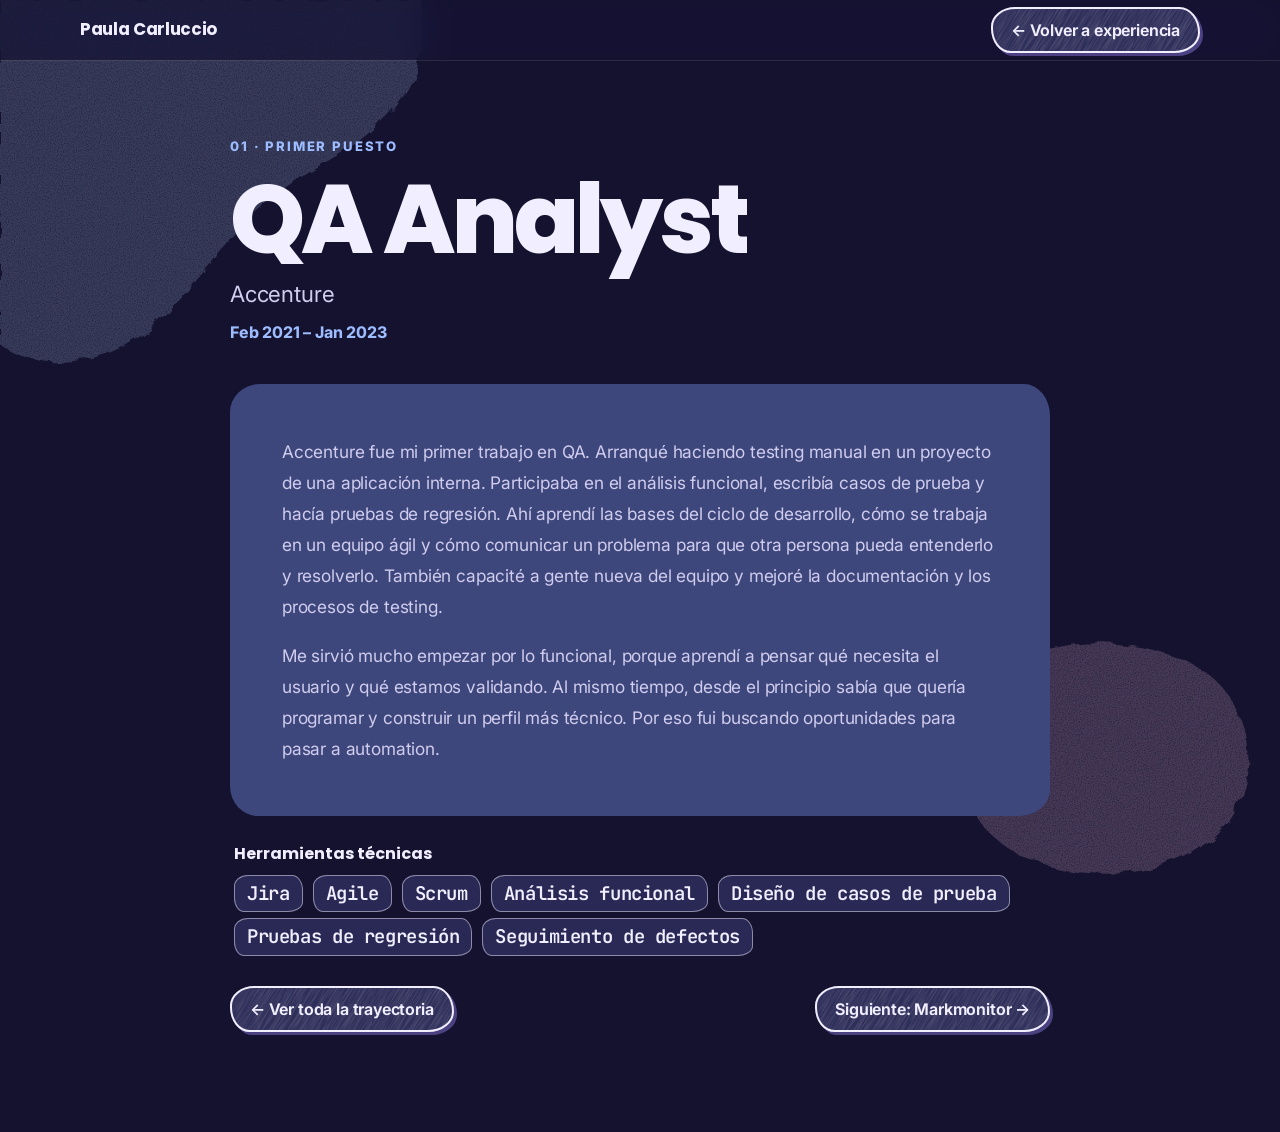
<file: experiencia/accenture.html>
﻿<!doctype html>
<html lang="es" data-theme="dark">
  <head>
    <meta charset="utf-8" />
    <meta name="viewport" content="width=device-width,initial-scale=1" />
    <meta name="theme-color" content="#14101a" />
    <link rel="icon" type="image/png" sizes="48x48" href="../assets/images/favicon-paula-48.png" />
    <link rel="apple-touch-icon" href="../assets/images/apple-touch-icon-paula.png" />
    <title>Accenture | Experiencia de Paula Carluccio</title>
    <link rel="preconnect" href="https://fonts.googleapis.com" />
    <link rel="preconnect" href="https://fonts.gstatic.com" crossorigin />
    <link
      href="https://fonts.googleapis.com/css2?family=Inter:wght@400;500;600;700&family=JetBrains+Mono:wght@500;600;700&family=Poppins:wght@600;700;800&display=swap"
      rel="stylesheet"
    />
    <link rel="stylesheet" href="../assets/css/experience.css" />
    <script>
      try {
        document.documentElement.dataset.theme =
          localStorage.getItem("pc-theme") || "dark";
      } catch {
        document.documentElement.dataset.theme = "dark";
      }
      document.querySelector('meta[name="theme-color"]').content =
        document.documentElement.dataset.theme === "light" ? "#f6efe9" : "#14101a";
    </script>
  </head>
  <body class="detail-page" data-experience="accenture">
    <header class="topbar">
      <nav class="wrap nav detail-nav">
        <a class="brand" href="../index.html">Paula Carluccio</a
        ><a class="back-link" href="../index.html#experiencia">← Volver a experiencia</a>
      </nav>
    </header>
    <main class="wrap experience-detail">
      <span class="company">01 · Primer puesto</span>
      <h1>QA Analyst</h1>
      <p class="employer-name">Accenture</p>
      <p class="period">Feb 2021 – Jan 2023</p>
      <article class="experience-copy">
        <p>
          Accenture fue mi primer trabajo en QA. Arranqué haciendo testing manual en un
          proyecto de una aplicación interna. Participaba en el análisis funcional,
          escribía casos de prueba y hacía pruebas de regresión. Ahí aprendí las bases del
          ciclo de desarrollo, cómo se trabaja en un equipo ágil y cómo comunicar un
          problema para que otra persona pueda entenderlo y resolverlo. También capacité a gente nueva del equipo y mejoré la documentación y los procesos de testing.
        </p>
        <p>
          Me sirvió mucho empezar por lo funcional, porque aprendí a pensar qué necesita
          el usuario y qué estamos validando. Al mismo tiempo, desde el principio sabía
          que quería programar y construir un perfil más técnico. Por eso fui buscando
          oportunidades para pasar a automation.
        </p>
      </article>
      <section class="role-tools">
        <h2>Herramientas técnicas</h2>
        <div class="skills">
          <span class="chip">Jira</span><span class="chip">Agile</span
          ><span class="chip">Scrum</span><span class="chip">Análisis funcional</span
          ><span class="chip">Diseño de casos de prueba</span
          ><span class="chip">Pruebas de regresión</span
          ><span class="chip">Seguimiento de defectos</span>
        </div>
      </section>
      <nav class="next-role" aria-label="Recorrido profesional">
        <a href="../index.html#experiencia">← Ver toda la trayectoria</a
        ><a href="markmonitor.html">Siguiente: Markmonitor →</a>
      </nav>
    </main>
    <script src="../assets/js/experience.js"></script>
  </body>
</html>
</file>
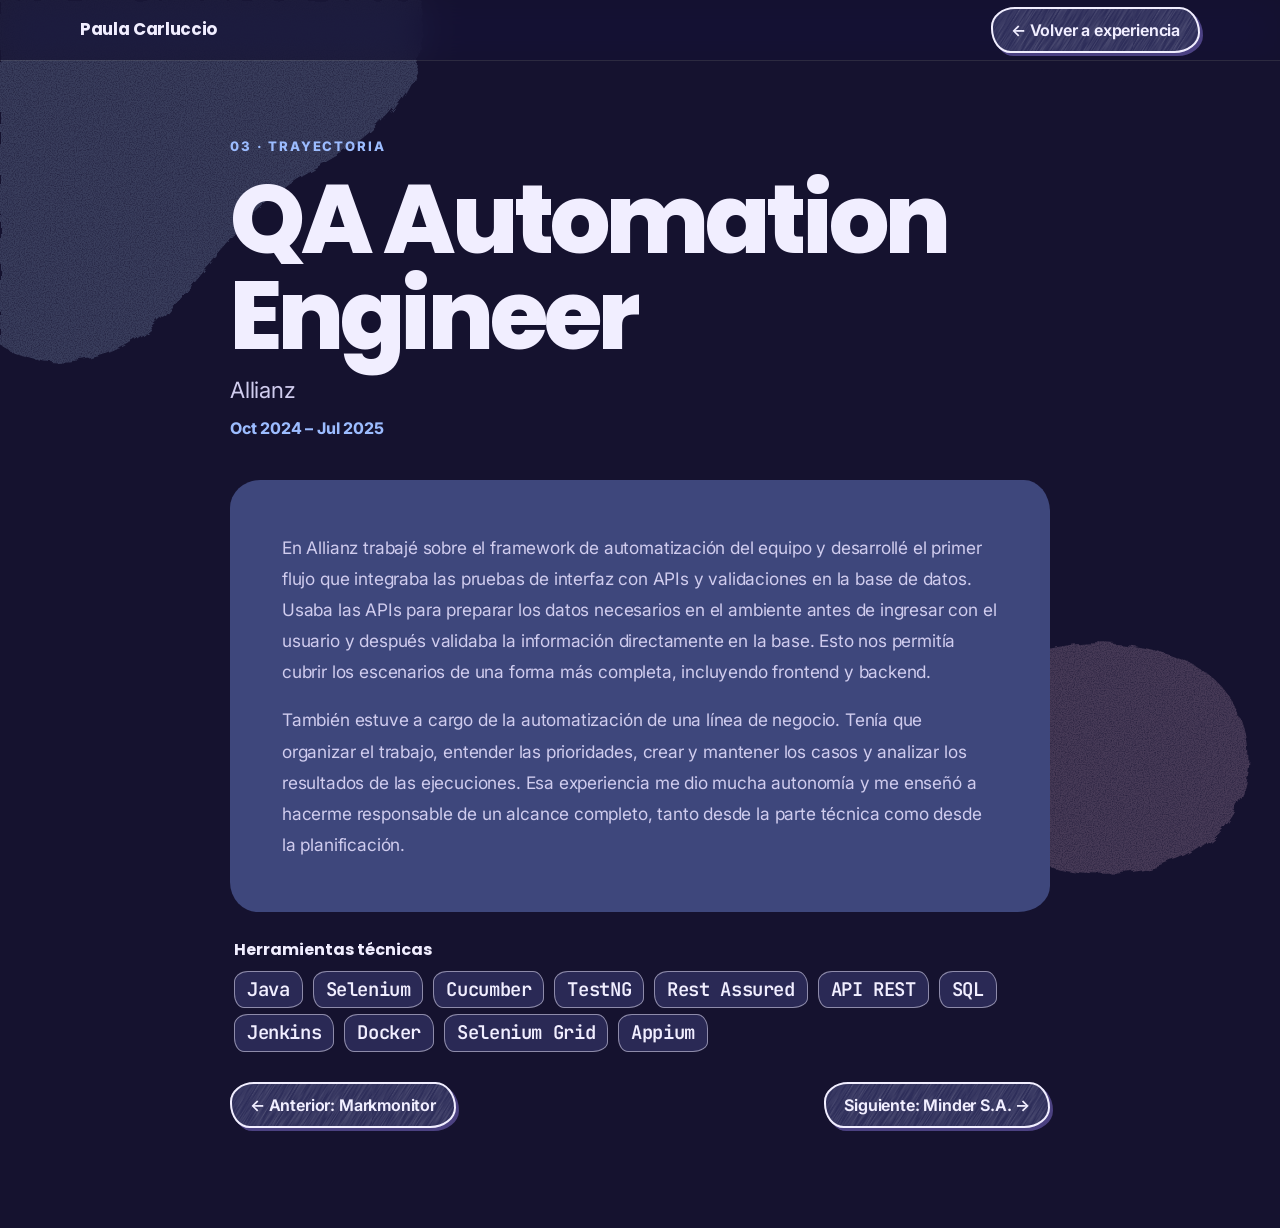
<file: experiencia/allianz.html>
﻿<!doctype html>
<html lang="es" data-theme="dark">
  <head>
    <meta charset="utf-8" />
    <meta name="viewport" content="width=device-width,initial-scale=1" />
    <meta name="theme-color" content="#14101a" />
    <link rel="icon" type="image/png" sizes="48x48" href="../assets/images/favicon-paula-48.png" />
    <link rel="apple-touch-icon" href="../assets/images/apple-touch-icon-paula.png" />
    <title>Allianz | Experiencia de Paula Carluccio</title>
    <link rel="preconnect" href="https://fonts.googleapis.com" />
    <link rel="preconnect" href="https://fonts.gstatic.com" crossorigin />
    <link
      href="https://fonts.googleapis.com/css2?family=Inter:wght@400;500;600;700&family=JetBrains+Mono:wght@500;600;700&family=Poppins:wght@600;700;800&display=swap"
      rel="stylesheet"
    />
    <link rel="stylesheet" href="../assets/css/experience.css" />
    <script>
      try {
        document.documentElement.dataset.theme =
          localStorage.getItem("pc-theme") || "dark";
      } catch {
        document.documentElement.dataset.theme = "dark";
      }
      document.querySelector('meta[name="theme-color"]').content =
        document.documentElement.dataset.theme === "light" ? "#f6efe9" : "#14101a";
    </script>
  </head>
  <body class="detail-page" data-experience="allianz">
    <header class="topbar">
      <nav class="wrap nav detail-nav">
        <a class="brand" href="../index.html">Paula Carluccio</a
        ><a class="back-link" href="../index.html#experiencia">← Volver a experiencia</a>
      </nav>
    </header>
    <main class="wrap experience-detail">
      <span class="company">03 · Trayectoria</span>
      <h1>QA Automation Engineer</h1>
      <p class="employer-name">Allianz</p>
      <p class="period">Oct 2024 – Jul 2025</p>
      <article class="experience-copy">
        <p>
          En Allianz trabajé sobre el framework de automatización del equipo y desarrollé
          el primer flujo que integraba las pruebas de interfaz con APIs y validaciones en
          la base de datos. Usaba las APIs para preparar los datos necesarios en el
          ambiente antes de ingresar con el usuario y después validaba la información
          directamente en la base. Esto nos permitía cubrir los escenarios de una forma
          más completa, incluyendo frontend y backend.
        </p>
        <p>
          También estuve a cargo de la automatización de una línea de negocio. Tenía que organizar el trabajo, entender las prioridades, crear y
          mantener los casos y analizar los resultados de las ejecuciones. Esa experiencia
          me dio mucha autonomía y me enseñó a hacerme responsable de un alcance completo,
          tanto desde la parte técnica como desde la planificación.
        </p>
      </article>
      <section class="role-tools">
        <h2>Herramientas técnicas</h2>
        <div class="skills">
          <span class="chip">Java</span><span class="chip">Selenium</span
          ><span class="chip">Cucumber</span><span class="chip">TestNG</span
          ><span class="chip">Rest Assured</span><span class="chip">API REST</span
          ><span class="chip">SQL</span><span class="chip">Jenkins</span
          ><span class="chip">Docker</span><span class="chip">Selenium Grid</span
          ><span class="chip">Appium</span>
        </div>
      </section>
      <nav class="next-role" aria-label="Recorrido profesional">
        <a href="markmonitor.html">← Anterior: Markmonitor</a
        ><a href="minder.html">Siguiente: Minder S.A. →</a>
      </nav>
    </main>
    <script src="../assets/js/experience.js"></script>
  </body>
</html>
</file>
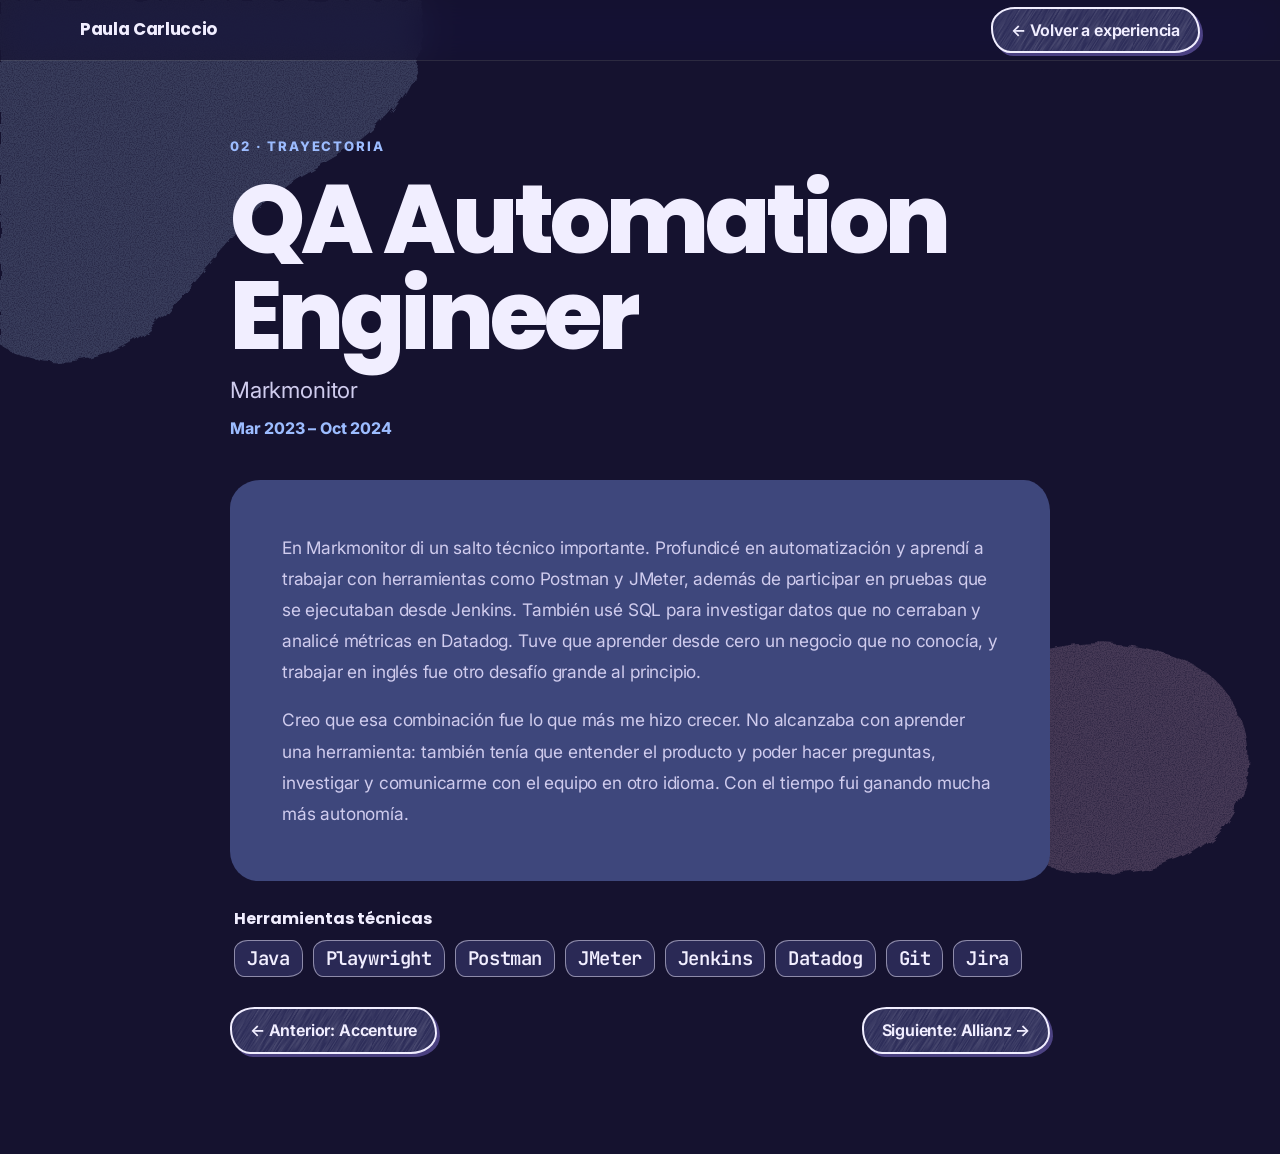
<file: experiencia/markmonitor.html>
﻿<!doctype html>
<html lang="es" data-theme="dark">
  <head>
    <meta charset="utf-8" />
    <meta name="viewport" content="width=device-width,initial-scale=1" />
    <meta name="theme-color" content="#14101a" />
    <link rel="icon" type="image/png" sizes="48x48" href="../assets/images/favicon-paula-48.png" />
    <link rel="apple-touch-icon" href="../assets/images/apple-touch-icon-paula.png" />
    <title>Markmonitor | Experiencia de Paula Carluccio</title>
    <link rel="preconnect" href="https://fonts.googleapis.com" />
    <link rel="preconnect" href="https://fonts.gstatic.com" crossorigin />
    <link
      href="https://fonts.googleapis.com/css2?family=Inter:wght@400;500;600;700&family=JetBrains+Mono:wght@500;600;700&family=Poppins:wght@600;700;800&display=swap"
      rel="stylesheet"
    />
    <link rel="stylesheet" href="../assets/css/experience.css" />
    <script>
      try {
        document.documentElement.dataset.theme =
          localStorage.getItem("pc-theme") || "dark";
      } catch {
        document.documentElement.dataset.theme = "dark";
      }
      document.querySelector('meta[name="theme-color"]').content =
        document.documentElement.dataset.theme === "light" ? "#f6efe9" : "#14101a";
    </script>
  </head>
  <body class="detail-page" data-experience="markmonitor">
    <header class="topbar">
      <nav class="wrap nav detail-nav">
        <a class="brand" href="../index.html">Paula Carluccio</a
        ><a class="back-link" href="../index.html#experiencia">← Volver a experiencia</a>
      </nav>
    </header>
    <main class="wrap experience-detail">
      <span class="company">02 · Trayectoria</span>
      <h1>QA Automation Engineer</h1>
      <p class="employer-name">Markmonitor</p>
      <p class="period">Mar 2023 – Oct 2024</p>
      <article class="experience-copy">
        <p>
          En Markmonitor di un salto técnico importante. Profundicé en automatización y
          aprendí a trabajar con herramientas como Postman y JMeter, además de participar
          en pruebas que se ejecutaban desde Jenkins. También usé SQL para investigar datos que no cerraban y analicé métricas en Datadog. Tuve que aprender desde cero un
          negocio que no conocía, y trabajar en inglés fue otro desafío grande al
          principio.
        </p>
        <p>
          Creo que esa combinación fue lo que más me hizo crecer. No alcanzaba con
          aprender una herramienta: también tenía que entender el producto y poder hacer
          preguntas, investigar y comunicarme con el equipo en otro idioma. Con el tiempo
          fui ganando mucha más autonomía.
        </p>
      </article>
      <section class="role-tools">
        <h2>Herramientas técnicas</h2>
        <div class="skills">
          <span class="chip">Java</span><span class="chip">Playwright</span
          ><span class="chip">Postman</span><span class="chip">JMeter</span
          ><span class="chip">Jenkins</span><span class="chip">Datadog</span
          ><span class="chip">Git</span><span class="chip">Jira</span>
        </div>
      </section>
      <nav class="next-role" aria-label="Recorrido profesional">
        <a href="accenture.html">← Anterior: Accenture</a
        ><a href="allianz.html">Siguiente: Allianz →</a>
      </nav>
    </main>
    <script src="../assets/js/experience.js"></script>
  </body>
</html>
</file>
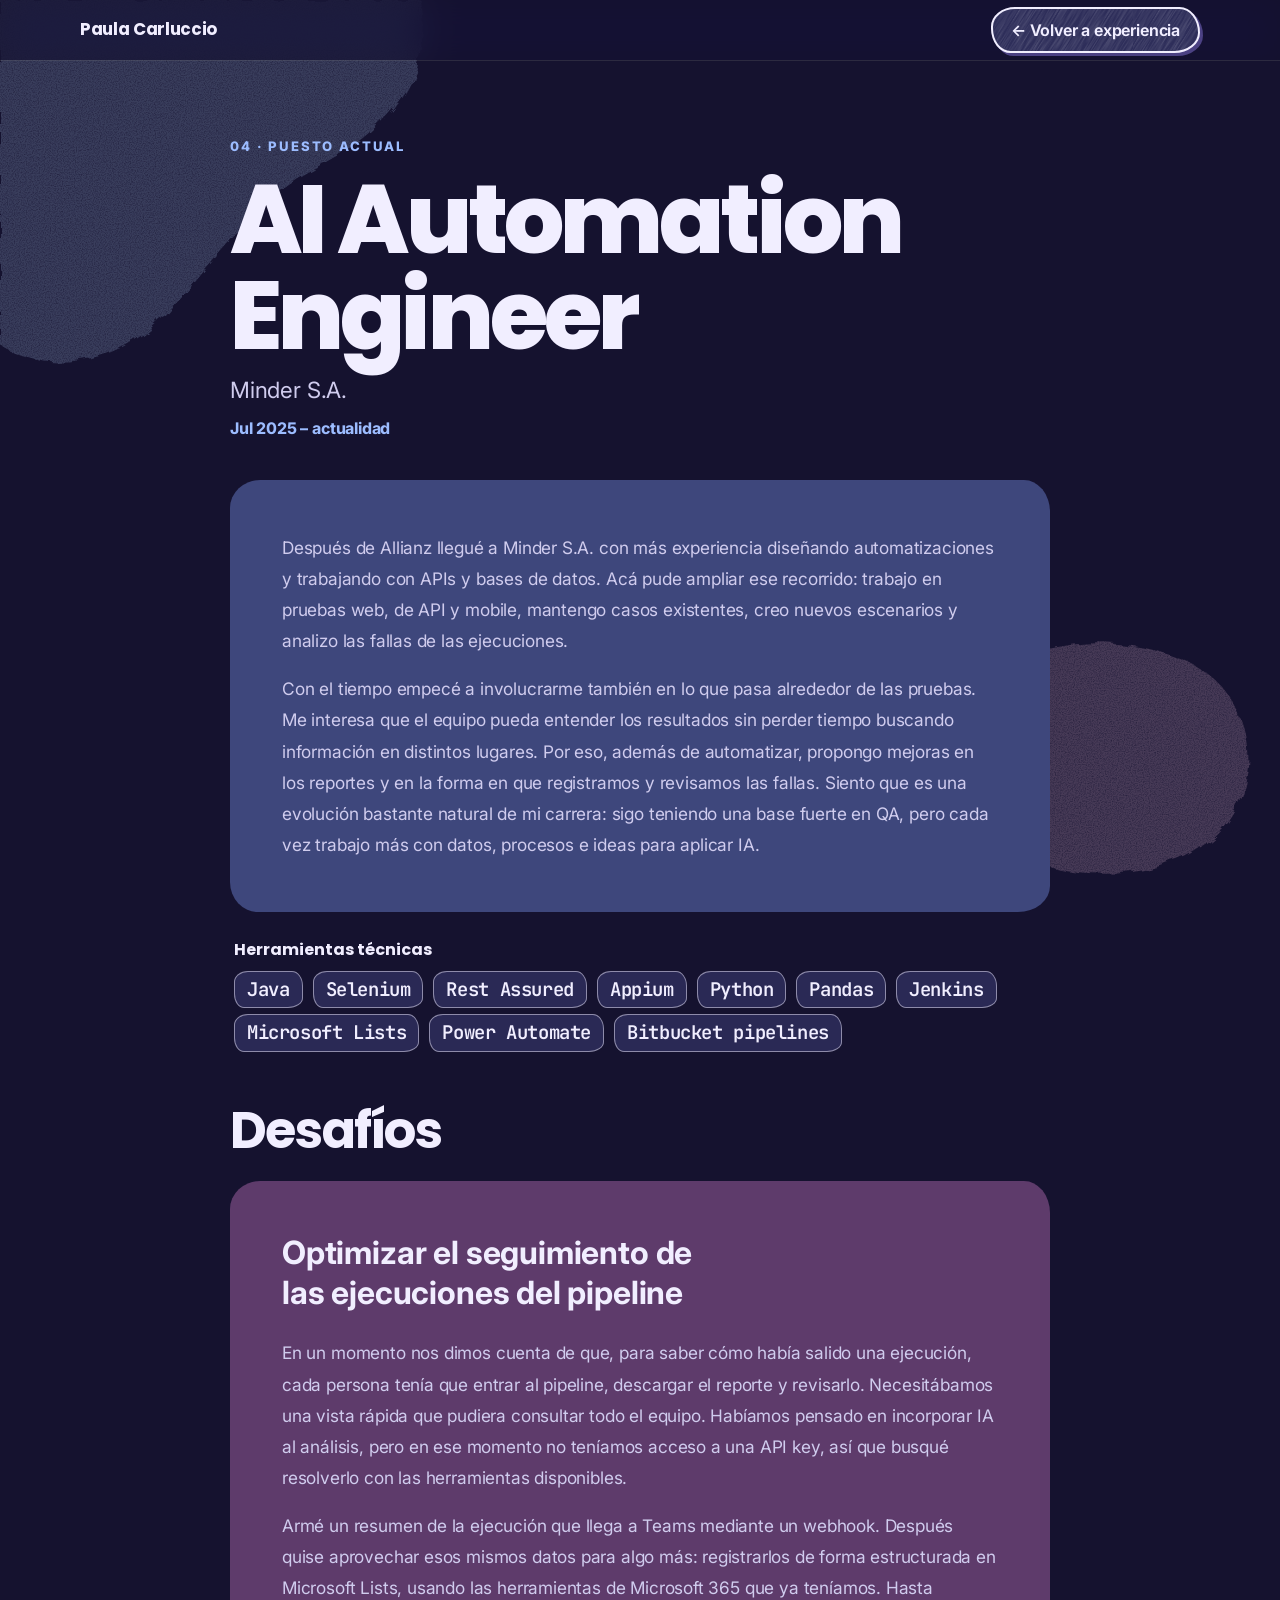
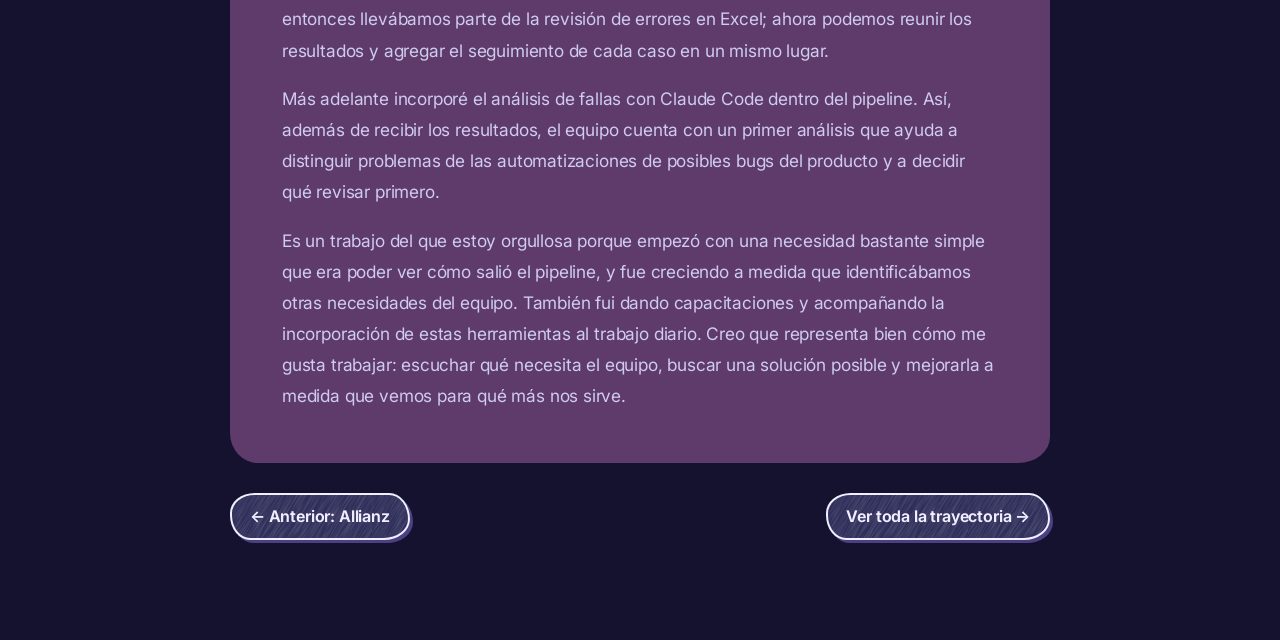
<file: experiencia/minder.html>
﻿<!doctype html>
<html lang="es" data-theme="dark">
  <head>
    <meta charset="utf-8" />
    <meta name="viewport" content="width=device-width,initial-scale=1" />
    <meta name="theme-color" content="#14101a" />
    <link rel="icon" type="image/png" sizes="48x48" href="../assets/images/favicon-paula-48.png" />
    <link rel="apple-touch-icon" href="../assets/images/apple-touch-icon-paula.png" />
    <title>Minder S.A. | Experiencia de Paula Carluccio</title>
    <link rel="preconnect" href="https://fonts.googleapis.com" />
    <link rel="preconnect" href="https://fonts.gstatic.com" crossorigin />
    <link
      href="https://fonts.googleapis.com/css2?family=Inter:wght@400;500;600;700&family=JetBrains+Mono:wght@500;600;700&family=Poppins:wght@600;700;800&display=swap"
      rel="stylesheet"
    />
    <link rel="stylesheet" href="../assets/css/experience.css" />
    <script>
      try {
        document.documentElement.dataset.theme =
          localStorage.getItem("pc-theme") || "dark";
      } catch {
        document.documentElement.dataset.theme = "dark";
      }
      document.querySelector('meta[name="theme-color"]').content =
        document.documentElement.dataset.theme === "light" ? "#f6efe9" : "#14101a";
    </script>
  </head>
  <body class="detail-page" data-experience="minder">
    <header class="topbar">
      <nav class="wrap nav detail-nav">
        <a class="brand" href="../index.html">Paula Carluccio</a
        ><a class="back-link" href="../index.html#experiencia">← Volver a experiencia</a>
      </nav>
    </header>
    <main class="wrap experience-detail">
      <span class="company">04 · Puesto actual</span>
      <h1>AI Automation Engineer</h1>
      <p class="employer-name">Minder S.A.</p>
      <p class="period">Jul 2025 – actualidad</p>
      <div class="experience-copy">
        <p>
          Después de Allianz llegué a Minder S.A. con más experiencia diseñando
          automatizaciones y trabajando con APIs y bases de datos. Acá pude ampliar ese
          recorrido: trabajo en pruebas web, de API y mobile, mantengo casos existentes,
          creo nuevos escenarios y analizo las fallas de las ejecuciones.
        </p>
        <p>
          Con el tiempo empecé a involucrarme también en lo que pasa alrededor de las
          pruebas. Me interesa que el equipo pueda entender los resultados sin perder
          tiempo buscando información en distintos lugares. Por eso, además de
          automatizar, propongo mejoras en los reportes y en la forma en que registramos y
          revisamos las fallas. Siento que es una evolución bastante natural de mi
          carrera: sigo teniendo una base fuerte en QA, pero cada vez trabajo más con
          datos, procesos e ideas para aplicar IA.
        </p>
      </div>
      <section class="role-tools">
        <h2>Herramientas técnicas</h2>
        <div class="skills">
          <span class="chip">Java</span><span class="chip">Selenium</span
          ><span class="chip">Rest Assured</span><span class="chip">Appium</span
          ><span class="chip">Python</span><span class="chip">Pandas</span
          ><span class="chip">Jenkins</span><span class="chip">Microsoft Lists</span
          ><span class="chip">Power Automate</span
          ><span class="chip">Bitbucket pipelines</span>
        </div>
      </section>
      <section class="challenges" aria-labelledby="challenges-title">
        <h2 id="challenges-title">Desafíos</h2>
        <article class="experience-copy">
          <h3>Optimizar el seguimiento de las ejecuciones del pipeline</h3>
          <p>
            En un momento nos dimos cuenta de que, para saber cómo había salido una ejecución, cada persona tenía que entrar al pipeline, descargar el reporte y revisarlo. Necesitábamos una vista rápida que pudiera consultar todo el equipo. Habíamos pensado en incorporar IA al análisis, pero en ese momento no teníamos acceso a una API key, así que busqué resolverlo con las herramientas disponibles.
          </p>
          <p>
            Armé un resumen de la ejecución que llega a Teams mediante un webhook. Después quise aprovechar esos mismos datos para algo más: registrarlos de forma estructurada en Microsoft Lists, usando las herramientas de Microsoft 365 que ya teníamos. Hasta entonces llevábamos parte de la revisión de errores en Excel; ahora podemos reunir los resultados y agregar el seguimiento de cada caso en un mismo lugar.
          </p>
          <p>
            Más adelante incorporé el análisis de fallas con Claude Code dentro del pipeline. Así, además de recibir los resultados, el equipo cuenta con un primer análisis que ayuda a distinguir problemas de las automatizaciones de posibles bugs del producto y a decidir qué revisar primero.
          </p>
          <p>
            Es un trabajo del que estoy orgullosa porque empezó con una necesidad bastante simple que era poder ver cómo salió el pipeline, y fue creciendo a medida que identificábamos otras necesidades del equipo. También fui dando capacitaciones y acompañando la incorporación de estas herramientas al trabajo diario. Creo que representa bien cómo me gusta trabajar: escuchar qué necesita el equipo, buscar una solución posible y mejorarla a medida que vemos para qué más nos sirve.
          </p>
        </article>
      </section>
      <nav class="next-role" aria-label="Recorrido profesional">
        <a href="allianz.html">← Anterior: Allianz</a
        ><a href="../index.html#experiencia">Ver toda la trayectoria →</a>
      </nav>
    </main>
    <script src="../assets/js/experience.js"></script>
  </body>
</html>
</file>
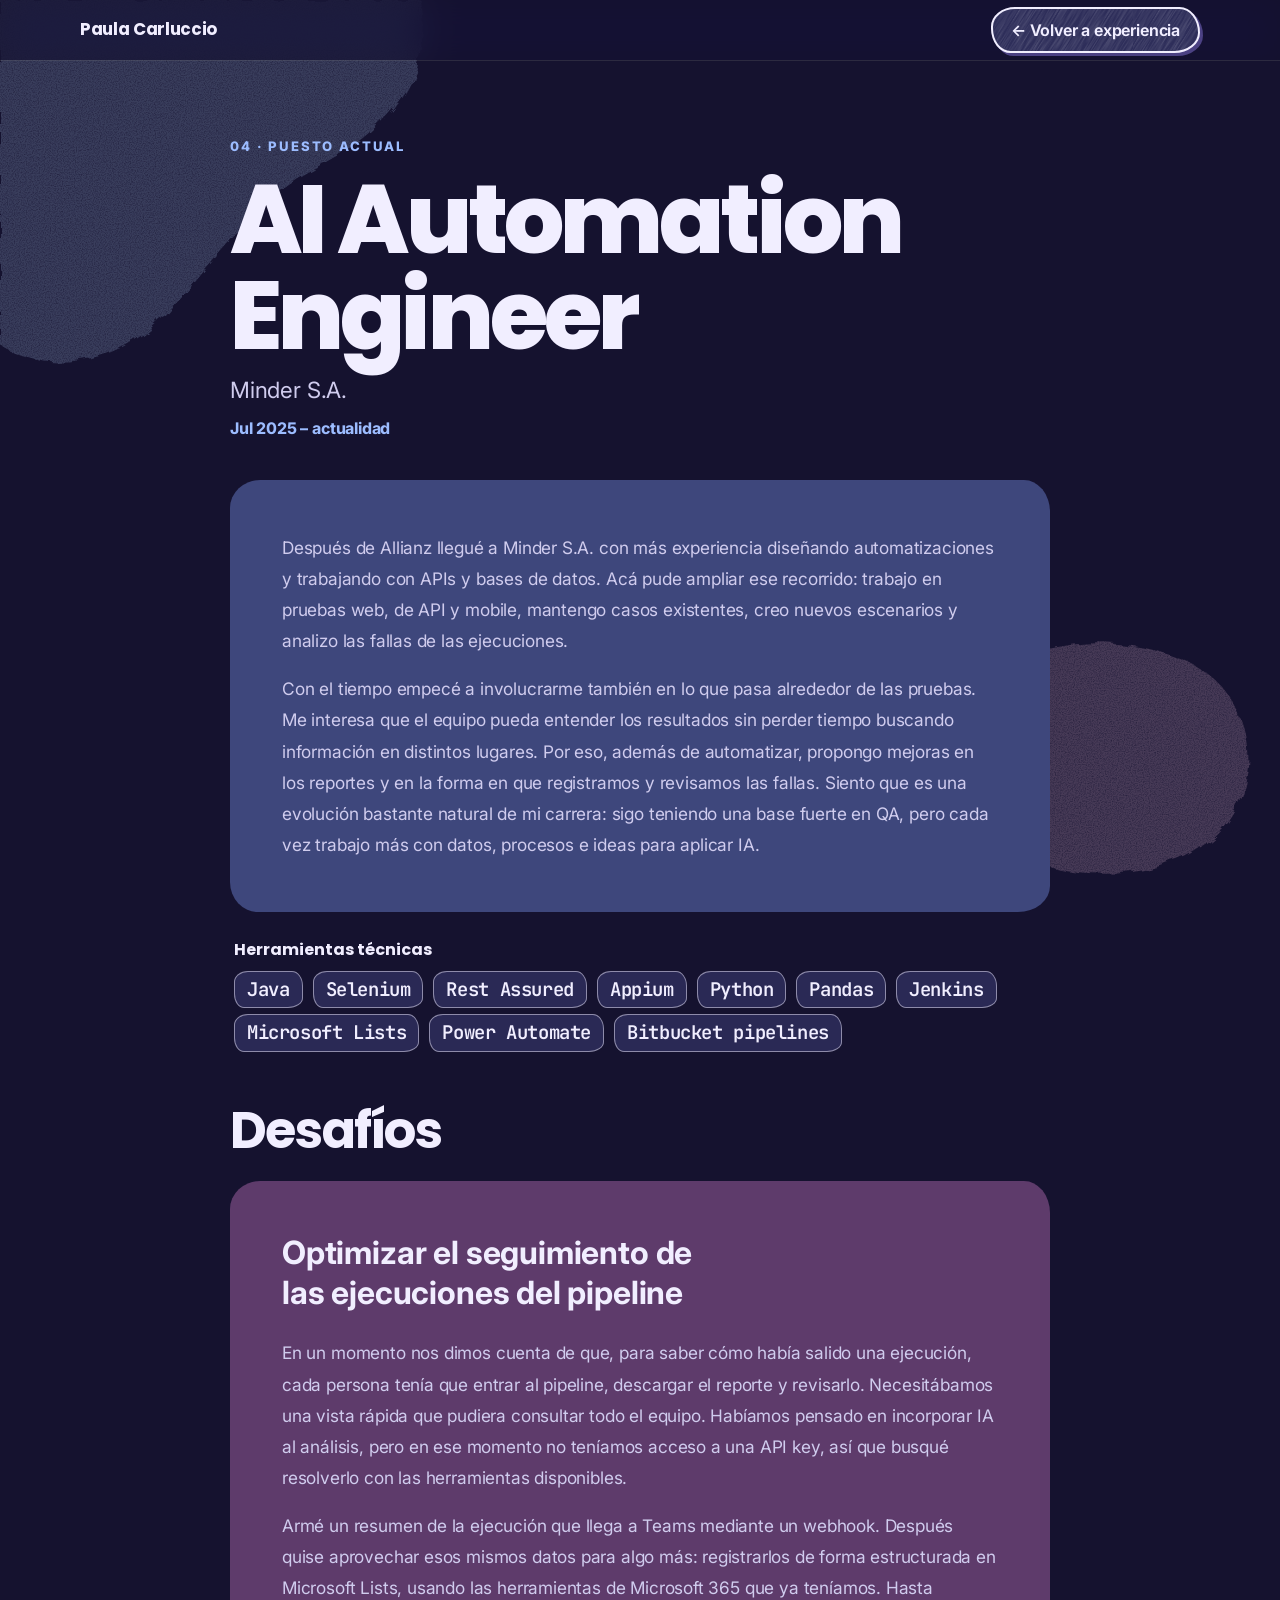
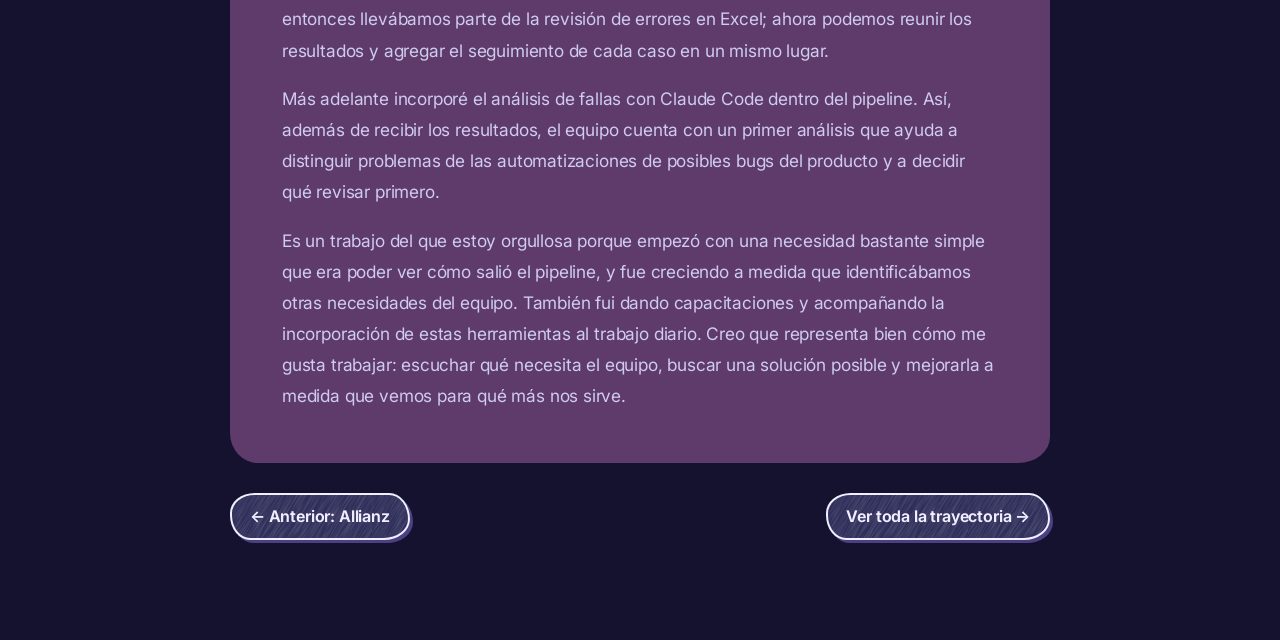
<file: experiencia/tulegajo.html>
﻿<!doctype html>
<html lang="es" data-theme="dark">
  <head>
    <meta charset="utf-8" />
    <meta name="viewport" content="width=device-width,initial-scale=1" />
    <meta name="theme-color" content="#14101a" />
    <link rel="icon" type="image/png" sizes="48x48" href="../assets/images/favicon-paula-48.png" />
    <link rel="apple-touch-icon" href="../assets/images/apple-touch-icon-paula.png" />
    <title>Minder S.A. | Experiencia de Paula Carluccio</title>
    <link rel="preconnect" href="https://fonts.googleapis.com" />
    <link rel="preconnect" href="https://fonts.gstatic.com" crossorigin />
    <link
      href="https://fonts.googleapis.com/css2?family=Inter:wght@400;500;600;700&family=JetBrains+Mono:wght@500;600;700&family=Poppins:wght@600;700;800&display=swap"
      rel="stylesheet"
    />
    <link rel="stylesheet" href="../assets/css/experience.css" />
    <script>
      try {
        document.documentElement.dataset.theme =
          localStorage.getItem("pc-theme") || "dark";
      } catch {
        document.documentElement.dataset.theme = "dark";
      }
      document.querySelector('meta[name="theme-color"]').content =
        document.documentElement.dataset.theme === "light" ? "#f6efe9" : "#14101a";
    </script>
  </head>
  <body class="detail-page" data-experience="tulegajo">
    <header class="topbar">
      <nav class="wrap nav detail-nav">
        <a class="brand" href="../index.html">Paula Carluccio</a
        ><a class="back-link" href="../index.html#experiencia">← Volver a experiencia</a>
      </nav>
    </header>
    <main class="wrap experience-detail">
      <span class="company">04 · Puesto actual</span>
      <h1>AI Automation Engineer</h1>
      <p class="employer-name">Minder S.A.</p>
      <p class="period">Jul 2025 – actualidad</p>
      <div class="experience-copy">
        <p>
          Después de Allianz llegué a Minder S.A. con más experiencia diseñando
          automatizaciones y trabajando con APIs y bases de datos. Acá pude ampliar ese
          recorrido: trabajo en pruebas web, de API y mobile, mantengo casos existentes,
          creo nuevos escenarios y analizo las fallas de las ejecuciones.
        </p>
        <p>
          Con el tiempo empecé a involucrarme también en lo que pasa alrededor de las
          pruebas. Me interesa que el equipo pueda entender los resultados sin perder
          tiempo buscando información en distintos lugares. Por eso, además de
          automatizar, propongo mejoras en los reportes y en la forma en que registramos y
          revisamos las fallas. Siento que es una evolución bastante natural de mi
          carrera: sigo teniendo una base fuerte en QA, pero cada vez trabajo más con
          datos, procesos e ideas para aplicar IA.
        </p>
      </div>
      <section class="role-tools">
        <h2>Herramientas técnicas</h2>
        <div class="skills">
          <span class="chip">Java</span><span class="chip">Selenium</span
          ><span class="chip">Rest Assured</span><span class="chip">Appium</span
          ><span class="chip">Python</span><span class="chip">Pandas</span
          ><span class="chip">Jenkins</span><span class="chip">Microsoft Lists</span
          ><span class="chip">Power Automate</span
          ><span class="chip">Bitbucket pipelines</span>
        </div>
      </section>
      <section class="challenges" aria-labelledby="challenges-title">
        <h2 id="challenges-title">Desafíos</h2>
        <article class="experience-copy">
          <h3>Optimizar el seguimiento de las ejecuciones del pipeline</h3>
          <p>
            En un momento nos dimos cuenta de que, para saber cómo había salido una ejecución, cada persona tenía que entrar al pipeline, descargar el reporte y revisarlo. Necesitábamos una vista rápida que pudiera consultar todo el equipo. Habíamos pensado en incorporar IA al análisis, pero en ese momento no teníamos acceso a una API key, así que busqué resolverlo con las herramientas disponibles.
          </p>
          <p>
            Armé un resumen de la ejecución que llega a Teams mediante un webhook. Después quise aprovechar esos mismos datos para algo más: registrarlos de forma estructurada en Microsoft Lists, usando las herramientas de Microsoft 365 que ya teníamos. Hasta entonces llevábamos parte de la revisión de errores en Excel; ahora podemos reunir los resultados y agregar el seguimiento de cada caso en un mismo lugar.
          </p>
          <p>
            Más adelante incorporé el análisis de fallas con Claude Code dentro del pipeline. Así, además de recibir los resultados, el equipo cuenta con un primer análisis que ayuda a distinguir problemas de las automatizaciones de posibles bugs del producto y a decidir qué revisar primero.
          </p>
          <p>
            Es un trabajo del que estoy orgullosa porque empezó con una necesidad bastante simple que era poder ver cómo salió el pipeline, y fue creciendo a medida que identificábamos otras necesidades del equipo. También fui dando capacitaciones y acompañando la incorporación de estas herramientas al trabajo diario. Creo que representa bien cómo me gusta trabajar: escuchar qué necesita el equipo, buscar una solución posible y mejorarla a medida que vemos para qué más nos sirve.
          </p>
        </article>
      </section>
      <nav class="next-role" aria-label="Recorrido profesional">
        <a href="allianz.html">← Anterior: Allianz</a
        ><a href="../index.html#experiencia">Ver toda la trayectoria →</a>
      </nav>
    </main>
    <script src="../assets/js/experience.js"></script>
  </body>
</html>
</file>
<file: assets/css/experience.css>
﻿@import url("main.css");
@import url("apple.css");
@import url("pencil.css");
/* Experience page layout */
.detail-page .topbar {
  position: static;
}
.detail-nav {
  justify-content: space-between;
}
.back-link {
  font-weight: 750;
  text-decoration: none;
}
.experience-detail {
  max-width: 820px;
  padding: 72px 0 100px;
}
.experience-detail .company {
  color: var(--accent);
  font-size: 0.82rem;
  font-weight: 800;
  letter-spacing: 0.14em;
  text-transform: uppercase;
}
.experience-detail h1 {
  font-size: clamp(3rem, 8vw, 6rem);
  margin: 14px 0 12px;
}
.experience-detail .period {
  color: var(--warm);
  font-weight: 750;
  margin-bottom: 38px;
}
.experience-copy {
  background: var(--surface);
  border: 1px solid var(--line);
  border-radius: 18px;
  padding: clamp(26px, 5vw, 52px);
  box-shadow: var(--shadow);
}
.experience-copy p {
  color: var(--muted);
  font-size: 1.08rem;
  line-height: 1.8;
}
.experience-copy p:last-child {
  margin-bottom: 0;
}
.experience-copy h3 {
  font-size: clamp(1.45rem, 3vw, 2rem);
  line-height: 1.25;
  margin: 0 0 24px;
}
/* Challenges and career navigation */
.challenges {
  margin-top: 52px;
  padding: 0;
  border: 0;
}
.challenges > h2 {
  font-size: clamp(2rem, 4vw, 3.2rem);
  margin: 0 0 24px;
}
.next-role {
  display: flex;
  justify-content: space-between;
  gap: 20px;
  margin-top: 30px;
}
.next-role a {
  font-weight: 750;
}
@media (max-width: 600px) {
  .experience-detail {
    padding: 52px 0 72px;
  }
  .next-role {
    flex-direction: column;
  }
}
/* Role metadata and tools */
.employer-name {
  font-size: clamp(1.15rem, 2vw, 1.4rem);
  color: var(--muted);
  margin: -4px 0 6px;
}
.role-tools {
  margin-top: 30px;
  padding: 0 4px;
  border-top: 0;
}
.role-tools h2 {
  font-size: 1rem;
  letter-spacing: 0;
  margin: 0 0 12px;
}
.role-tools .skills {
  gap: 8px;
}

/* Technical tools: same look as the technology list on the home page */
.role-tools .skills {
  gap: 6px 10px;
}
.role-tools .chip {
  padding: 5px 12px;
  border: 0;
  border-radius: 10px;
  background: var(--soft);
  color: var(--ink);
  font-family: "JetBrains Mono", ui-monospace, "SF Mono", Menlo, Consolas, monospace;
  font-size: clamp(0.98rem, 1.7vw, 1.18rem);
  font-weight: 600;
  letter-spacing: -0.02em;
}

/* Same drawn look as the home page */
.experience-copy {
  border: 0;
  border-radius: 30px 26px 32px 28px / 28px 32px 26px 30px;
  background: var(--tint-blue);
  box-shadow: none;
}
.challenges .experience-copy {
  background: var(--tint-pink);
}
.experience-copy p {
  color: var(--muted);
}
.experience-detail h1 {
  font-family: var(--display);
  font-weight: 800;
  letter-spacing: -0.04em;
}
.back-link,
.next-role a {
  display: inline-flex;
  align-items: center;
  min-height: 44px;
  padding: 8px 18px;
  border: 2px solid var(--ink);
  border-radius: 32px 27px 34px 26px / 26px 34px 27px 32px;
  background-color: color-mix(in srgb, var(--accent) 12%, var(--surface));
  background-image: var(--pencil-fill);
  background-size: 140px 140px;
  color: var(--ink);
  font-weight: 650;
  text-decoration: none;
  box-shadow: var(--pencil-shadow);
  transition:
    transform 0.2s var(--ease),
    box-shadow 0.2s var(--ease);
}
.back-link:hover,
.next-role a:hover {
  transform: translate(-1px, -1px) rotate(-0.6deg);
  box-shadow: 5px 5px 0 var(--pastel-lilac);
  opacity: 1;
}
.next-role a:active,
.back-link:active {
  transform: translate(2px, 2px);
  box-shadow: none;
}
.role-tools .chip {
  border: 1.5px solid color-mix(in srgb, var(--ink) 50%, transparent);
  border-radius: 14px 11px 15px 10px / 11px 15px 10px 14px;
  background: color-mix(in srgb, var(--accent) 9%, var(--surface));
}
</file>
